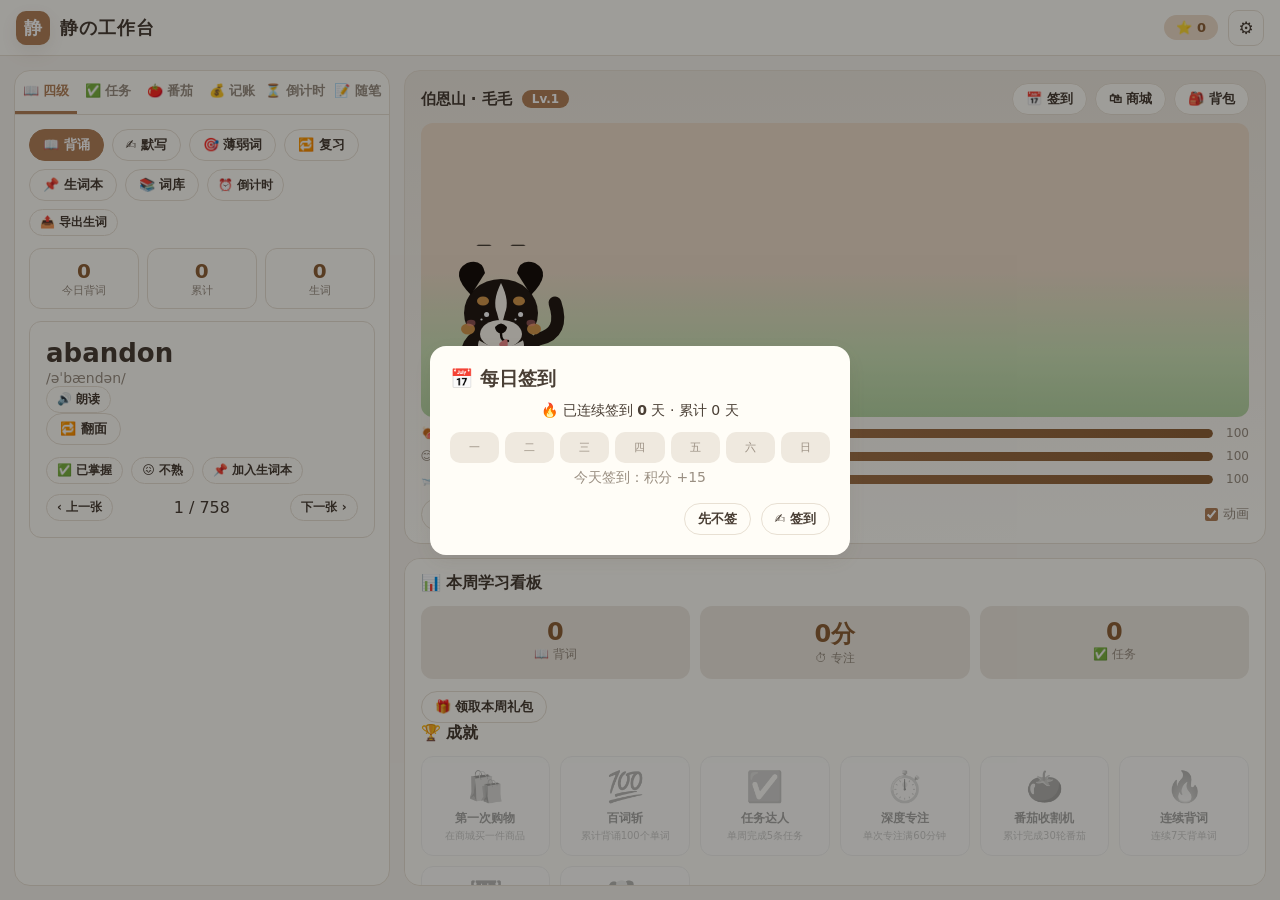
<file: index.html>
<!DOCTYPE html>
<html lang="zh-CN">
<head>
<meta charset="UTF-8">
<meta name="viewport" content="width=device-width, initial-scale=1, viewport-fit=cover">
<title>静の工作台</title>
<meta name="description" content="静の工作台 —— 四级学习 · 每日任务 · 番茄钟 · 记账 · 倒计时 · 随心记 · 伯恩山宠物陪伴">
<meta name="theme-color" content="#f7f3ec">
<link rel="manifest" href="manifest.webmanifest">
<link rel="icon" href="assets/icons/icon.svg" type="image/svg+xml">
<link rel="apple-touch-icon" href="assets/icons/icon-192.png">
<link rel="stylesheet" href="css/style.css">
</head>
<body>
<div id="app">

  <header class="topbar">
    <div class="brand">
      <span class="brand-mark">静</span>
      <h1>静の工作台</h1>
    </div>
    <div class="topbar-right">
      <div class="chip exam-chip" id="exam-chip" hidden></div>
      <div class="chip points-chip" id="points-chip">⭐ <span id="points-num">0</span></div>
      <button class="icon-btn" id="btn-settings" title="设置" aria-label="设置">⚙</button>
    </div>
  </header>

  <div class="layout">

    <aside class="learn-panel page" id="page-learn">
      <nav class="learn-tabs">
        <button class="tab-btn active" data-mod="cet4">📖 四级</button>
        <button class="tab-btn" data-mod="tasks">✅ 任务</button>
        <button class="tab-btn" data-mod="pomo">🍅 番茄</button>
        <button class="tab-btn" data-mod="ledger">💰 记账</button>
        <button class="tab-btn" data-mod="countdown">⏳ 倒计时</button>
        <button class="tab-btn" data-mod="notes">📝 随笔</button>
      </nav>
      <div class="learn-body">
        <section class="mod-view active" id="view-cet4"></section>
        <section class="mod-view" id="view-tasks"></section>
        <section class="mod-view" id="view-pomo"></section>
        <section class="mod-view" id="view-ledger"></section>
        <section class="mod-view" id="view-countdown"></section>
        <section class="mod-view" id="view-notes"></section>
      </div>
    </aside>

    <main class="right-panel">
      <section class="pet-zone page" id="page-pet">
        <div class="pet-header">
          <span class="pet-name">伯恩山 · 毛毛</span>
          <span class="pet-level" id="pet-level">Lv.1</span>
          <div class="pet-badges">
            <button class="chip-btn" id="btn-signin">📅 签到</button>
            <button class="chip-btn" id="btn-shop">🛍 商城</button>
            <button class="chip-btn" id="btn-backpack">🎒 背包</button>
          </div>
        </div>
        <div class="pet-stage" id="pet-stage"></div>
        <div class="pet-stats" id="pet-stats">
          <div class="stat-row"><span class="stat-label">🍖 饥饿</span><div class="bar"><i id="bar-hunger"></i></div><span class="stat-num" id="num-hunger">100</span></div>
          <div class="stat-row"><span class="stat-label">😊 心情</span><div class="bar"><i id="bar-mood"></i></div><span class="stat-num" id="num-mood">100</span></div>
          <div class="stat-row"><span class="stat-label">🛁 清洁</span><div class="bar"><i id="bar-clean"></i></div><span class="stat-num" id="num-clean">100</span></div>
        </div>
        <div class="pet-actions">
          <button class="chip-btn act" id="btn-feed">🍖 喂食</button>
          <button class="chip-btn act" id="btn-pet">🤚 抚摸</button>
          <button class="chip-btn act" id="btn-clean">🛁 清洁</button>
          <label class="anim-toggle" title="学习时隐藏宠物动画">
            <input type="checkbox" id="toggle-anim" checked> 动画
          </label>
        </div>
        <div class="exam-corner" id="exam-corner" hidden></div>
      </section>

      <section class="home-zone page" id="page-home">
        <h2 class="zone-title">📊 本周学习看板</h2>
        <div id="weekly-view"></div>
      </section>
    </main>
  </div>

  <nav class="mobile-tabs" id="mobile-tabs">
    <button class="mob-btn active" data-page="learn">📖 学习</button>
    <button class="mob-btn" data-page="pet">🐕 宠物</button>
    <button class="mob-btn" data-page="home">📊 周报</button>
    <button class="mob-btn" data-page="settings">⚙ 设置</button>
  </nav>

  <div class="panel settings-panel" id="panel-settings" hidden>
    <div class="panel-head">
      <h2>⚙ 设置</h2>
      <button class="icon-btn close" data-close="panel-settings" aria-label="关闭">✕</button>
    </div>
    <div class="panel-body">
      <h3>主题配色</h3>
      <div class="theme-row" id="theme-row">
        <button class="theme-dot active" data-theme="default" title="奶油">奶油</button>
        <button class="theme-dot" data-theme="mint" title="薄荷">薄荷</button>
        <button class="theme-dot" data-theme="night" title="夜读">夜读</button>
        <button class="theme-dot" data-theme="pink" title="蜜桃">蜜桃</button>
      </div>

      <h3>学习偏好</h3>
      <label class="set-row"><span>词库选择</span>
        <select id="set-wordbank">
          <option value="curated">精选词库（758 词）</option>
          <option value="full">完整词库（2865 词）</option>
        </select>
      </label>
      <label class="set-row"><span>音效开关</span><input type="checkbox" id="set-sound"></label>
      <label class="set-row"><span>宠物动画</span><input type="checkbox" id="set-anim"></label>
      <label class="set-row"><span>四级考试日期</span><input type="date" id="set-exam-date"></label>
      <label class="set-row"><span>番茄默认时长(分钟)</span><input type="number" id="set-pomo-len" min="1" max="120"></label>

      <h3>白噪音</h3>
      <div class="noise-row" id="noise-type-row">
        <button class="chip-btn sm" data-noise="rain">🌧 雨声</button>
        <button class="chip-btn sm" data-noise="cafe">☕ 咖啡馆</button>
        <button class="chip-btn sm" data-noise="music">🎵 轻音乐</button>
        <button class="chip-btn sm" data-noise="off">🔇 关闭</button>
      </div>
      <label class="set-row"><span>音量</span><input type="range" id="set-noise-vol" min="0" max="100"></label>

      <h3>数据存档</h3>
      <div class="btn-row">
        <button class="chip-btn" id="btn-export">📤 导出存档</button>
        <button class="chip-btn" id="btn-import">📥 导入存档</button>
        <input type="file" id="import-file" accept="application/json" hidden>
      </div>
      <h3>高危操作</h3>
      <div class="btn-row danger">
        <button class="chip-btn danger" data-danger="clear-words">清空单词记录</button>
        <button class="chip-btn danger" data-danger="clear-tasks">删除全部任务</button>
        <button class="chip-btn danger" data-danger="reset-pet">重置宠物数据</button>
        <button class="chip-btn danger" data-danger="clear-backpack">清空背包</button>
      </div>
      <p class="footnote">所有数据仅保存在本设备浏览器中，请定期导出存档备份。</p>
    </div>
  </div>

  <div class="panel shop-panel" id="panel-shop" hidden></div>
  <div class="panel backpack-panel" id="panel-backpack" hidden></div>

  <div id="modal-root"></div>
  <div id="toast-root"></div>
</div>

<script src="js/data.js"></script>
<script src="js/ui.js"></script>
<script src="data/cet4-words.js"></script>
<script src="data/cet4-words-3000.js"></script>
<script src="js/cet4.js"></script>
<script src="js/tasks.js"></script>
<script src="js/pomodoro.js"></script>
<script src="js/ledger.js"></script>
<script src="js/countdown.js"></script>
<script src="js/notes.js"></script>
<script src="js/shop.js"></script>
<script src="js/achievements.js"></script>
<script src="js/pet.js"></script>
<script src="js/weekly.js"></script>
<script src="js/app.js"></script>
</body>
</html>
</file>
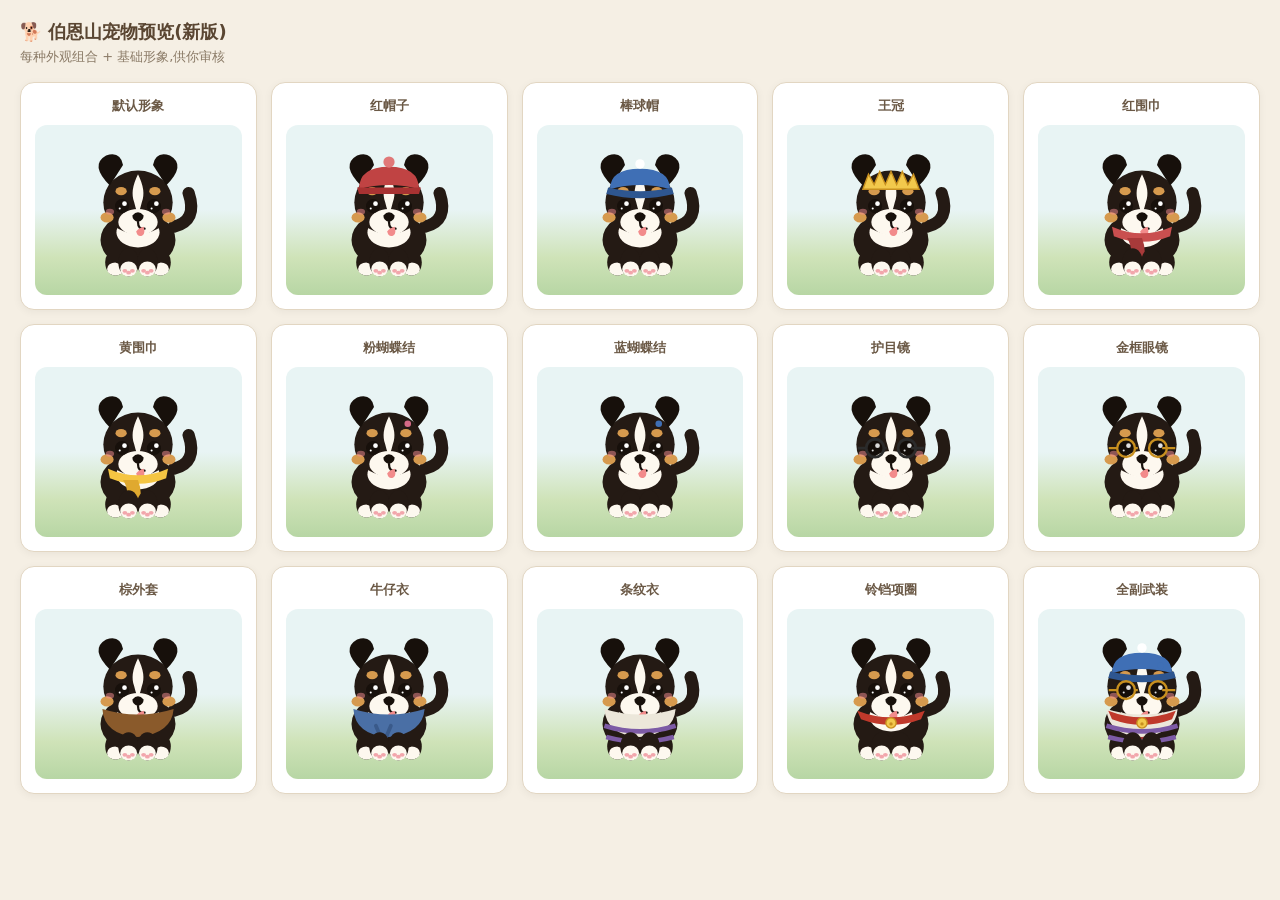
<file: preview-pet.html>
<!doctype html>
<html lang="zh-CN">
<head>
<meta charset="utf-8">
<meta name="viewport" content="width=device-width, initial-scale=1">
<title>🐕 宠物外观预览</title>
<style>
  body { font-family: system-ui, sans-serif; background: #f5efe4; margin: 0; padding: 20px; }
  h1 { font-size: 18px; color: #5a4632; margin: 0 0 4px; }
  .sub { color: #8a7a66; font-size: 13px; margin-bottom: 16px; }
  #grid { display: grid; grid-template-columns: repeat(auto-fill, minmax(200px, 1fr)); gap: 14px; }
  .box { background: #fff; border: 1px solid #e2d6c2; border-radius: 14px; padding: 14px; text-align: center; box-shadow: 0 2px 8px rgba(0,0,0,.05); }
  .box h3 { margin: 0 0 10px; font-size: 13px; color: #6b5946; font-weight: 600; }
  .box svg { width: 150px; height: 150px; }
  .stage { border-radius: 12px; background: linear-gradient(to bottom, #e8f4f4 0 50%, #cfe3b8 78%, #b7d6a4 100%); padding: 8px 0; }
</style>
</head>
<body>
<h1>🐕 伯恩山宠物预览(新版)</h1>
<div class="sub">每种外观组合 + 基础形象,供你审核</div>
<div id="grid"></div>
<script>
window.Workbench = window.Workbench || {};
window.Workbench.$ = s => document.querySelector(s);
window.Workbench.el = (t, c, x) => { const e = document.createElement(t); if (c) e.className = c; if (x != null) e.textContent = x; return e; };
window.Workbench.esc = s => String(s).replace(/[&<>"']/g, c => ({ '&': '&amp;', '<': '&lt;', '>': '&gt;', '"': '&quot;', "'": '&#39;' }[c]));
</script>
<script src="js/data.js"></script>
<script src="js/pet.js"></script>
<script>
function show(title, worn) {
  const d = window.Workbench.Data.get();
  d.shop = d.shop || {}; d.shop.worn = worn;
  const svg = window.Workbench.Pet.svg();
  const box = document.createElement('div');
  box.className = 'box';
  box.innerHTML = '<h3>' + title + '</h3><div class="stage">' + svg + '</div>';
  document.getElementById('grid').appendChild(box);
}
show('默认形象', {});
show('红帽子', { hat: 'hat-red' });
show('棒球帽', { hat: 'cap-blue' });
show('王冠', { hat: 'crown' });
show('红围巾', { scarf: 'scarf-red' });
show('黄围巾', { scarf: 'scarf-yellow' });
show('粉蝴蝶结', { bow: 'bow-pink' });
show('蓝蝴蝶结', { bow: 'bow-blue' });
show('护目镜', { glasses: 'goggle' });
show('金框眼镜', { glasses: 'glasses-round' });
show('棕外套', { coat: 'coat-brown' });
show('牛仔衣', { coat: 'coat-denim' });
show('条纹衣', { coat: 'coat-stripe' });
show('铃铛项圈', { neck: 'collar' });
show('全副武装', { hat: 'cap-blue', scarf: 'scarf-red', glasses: 'glasses-round', bow: 'bow-blue', coat: 'coat-stripe', neck: 'collar' });
</script>
</body>
</html>
</file>
<file: css/style.css>
:root {
  --bg: #f7f3ec;
  --bg-soft: #efe9df;
  --card: #fffdf7;
  --text: #4a3f35;
  --text-sub: #9a8f82;
  --accent: #b4835a;
  --accent-soft: #eedcc9;
  --accent-dark: #8f6238;
  --border: #e8e0d3;
  --shadow: 0 6px 20px rgba(90, 70, 50, .10);
  --danger: #c0574f;
  --danger-soft: #f6ddd9;
  --radius: 16px;
  --topbar-h: 56px;
  --tabs-h: 60px;
  --font: "PingFang SC","Microsoft YaHei","Segoe UI",system-ui,sans-serif;
}
[data-theme="mint"] {
  --bg: #eef7f0; --bg-soft: #e0f0e6; --card: #fbfff9;
  --text: #33503f; --text-sub: #8aa296; --accent: #5aa07a;
  --accent-soft: #d7ecdf; --accent-dark: #3f7a58; --border: #d8e8dd;
  --shadow: 0 6px 20px rgba(40, 90, 60, .10);
}
[data-theme="night"] {
  --bg: #1f2430; --bg-soft: #191e29; --card: #2a3040;
  --text: #e8eaf0; --text-sub: #8a92a8; --accent: #7aa2ff;
  --accent-soft: #31416b; --accent-dark: #9fc0ff; --border: #394158;
  --shadow: 0 6px 20px rgba(0,0,0,.35);
}
[data-theme="pink"] {
  --bg: #fdf0f3; --bg-soft: #f9e4ea; --card: #fff9fb;
  --text: #5b4148; --text-sub: #b3909b; --accent: #d4869a;
  --accent-soft: #f5dde4; --accent-dark: #b15f76; --border: #f0dbe1;
  --shadow: 0 6px 20px rgba(180, 90, 120, .10);
}

* { box-sizing: border-box; margin: 0; padding: 0; }
html, body { height: 100%; }
body {
  font-family: var(--font); background: var(--bg); color: var(--text);
  transition: background .3s, color .3s; overflow: hidden;
}
#app { height: 100vh; display: flex; flex-direction: column; }
button { font-family: inherit; cursor: pointer; }
input, select { font-family: inherit; }

/* ---------- 顶栏 ---------- */
.topbar {
  height: var(--topbar-h); flex: none; display: flex; align-items: center;
  justify-content: space-between; padding: 0 16px;
  background: var(--card); border-bottom: 1px solid var(--border);
}
.brand { display: flex; align-items: center; gap: 10px; }
.brand-mark {
  width: 34px; height: 34px; border-radius: 10px; display: grid; place-items: center;
  background: var(--accent); color: #fff; font-weight: 700; font-size: 18px;
  box-shadow: var(--shadow);
}
.brand h1 { font-size: 18px; font-weight: 700; letter-spacing: 1px; }
.topbar-right { display: flex; align-items: center; gap: 10px; }
.chip {
  background: var(--accent-soft); color: var(--accent-dark);
  padding: 5px 12px; border-radius: 999px; font-size: 13px; font-weight: 600;
}
.points-chip { font-variant-numeric: tabular-nums; position: relative; transition: transform .25s; }
.points-chip.pop { transform: scale(1.14); }
.fly-point {
  position: absolute; top: -2px; right: -6px; color: var(--accent-dark); font-weight: 800;
  font-size: 13px; pointer-events: none; animation: flyUp .9s ease-out forwards;
}
@keyframes flyUp { from { opacity: 1; transform: translateY(0); } to { opacity: 0; transform: translateY(-20px); } }
.icon-btn {
  width: 36px; height: 36px; border-radius: 10px; border: 1px solid var(--border);
  background: var(--card); color: var(--text); font-size: 17px;
  display: grid; place-items: center; transition: transform .15s, background .2s;
}
.icon-btn:hover { background: var(--bg-soft); transform: scale(1.06); }

/* ---------- 主布局 ---------- */
.layout { flex: 1; display: flex; gap: 14px; padding: 14px; min-height: 0; }
.learn-panel {
  width: 30%; min-width: 320px; max-width: 440px;
  display: flex; flex-direction: column; background: var(--card);
  border: 1px solid var(--border); border-radius: var(--radius); overflow: hidden;
}
.right-panel { flex: 1; display: flex; flex-direction: column; gap: 14px; min-width: 0; }
.learn-tabs { display: flex; border-bottom: 1px solid var(--border); flex: none; }
.tab-btn {
  flex: 1; padding: 11px 2px; border: none; background: transparent; color: var(--text-sub);
  font-size: 13px; font-weight: 600; border-bottom: 3px solid transparent;
  transition: color .2s; white-space: nowrap;
}
.tab-btn.active { color: var(--accent); border-bottom-color: var(--accent); }
.learn-body { flex: 1; overflow-y: auto; padding: 14px; }
.mod-view { display: none; }
.mod-view.active { display: block; }

/* ---------- 宠物区 ---------- */
.pet-zone {
  flex: 6; display: flex; flex-direction: column; position: relative;
  background: linear-gradient(var(--bg-soft), var(--card));
  border: 1px solid var(--border); border-radius: var(--radius); overflow: hidden;
  padding: 12px 16px;
}
.home-zone {
  flex: 4; background: var(--card); border: 1px solid var(--border);
  border-radius: var(--radius); overflow-y: auto; padding: 14px 16px;
}
.pet-header { display: flex; align-items: center; gap: 10px; }
.pet-name { font-weight: 700; font-size: 15px; }
.pet-level {
  background: var(--accent); color: #fff; border-radius: 999px; padding: 2px 10px;
  font-size: 12px; font-weight: 700;
}
.pet-badges { margin-left: auto; display: flex; gap: 8px; }
.chip-btn {
  border: 1px solid var(--border); background: var(--card); color: var(--text);
  border-radius: 999px; padding: 6px 13px; font-size: 13px; font-weight: 600;
  transition: transform .15s, background .2s;
}
.chip-btn:hover { background: var(--accent-soft); transform: translateY(-1px); }
.chip-btn.sm { padding: 4px 10px; font-size: 12px; }
.chip-btn.active { background: var(--accent); color: #fff; border-color: var(--accent); }
.chip-btn.danger { color: var(--danger); border-color: var(--danger-soft); background: var(--danger-soft); }
.chip-btn.act { font-size: 15px; }

.pet-stage {
  flex: 1; position: relative; margin: 8px 0; border-radius: 12px; overflow: hidden;
  background: radial-gradient(120% 90% at 50% 100%, var(--accent-soft), transparent 70%);
}
.pet-wrap { position: absolute; bottom: 6%; width: 160px; height: 160px; will-change: transform; }
.pet-wrap svg { width: 100%; height: 100%; display: block; }
.pet-wrap .tail { transform-origin: top right; }
.pet-wrap .head { transform-origin: 50% 90%; }
.pet-wrap.eye-blink .eye { transform: scaleY(.08); transition: transform .1s; }
.pet-wrap.tail-wag .tail { animation: wag 1s ease-in-out infinite; }
.pet-wrap.roll-anim { animation: petRoll 1.2s ease-in-out; }
.pet-wrap.jump-anim { animation: petJump .8s ease-in-out; }
.pet-wrap.sleep-anim .eye { transform: scaleY(.08); }
.pet-wrap.sad-anim .ear { transform: rotate(-14deg); }
.pet-wrap .ear { transform-origin: top; transition: transform .5s; }
.pet-wrap.walking { animation: petWalk 14s linear infinite; }
.pet-bg-grass { background: linear-gradient(to bottom, var(--accent-soft) 0 50%, #cfe3b8 78%, #b7d6a4 100%); }
.pet-bg-desk { background: linear-gradient(to bottom, #f0e3c6 0 50%, #cfae7c 100%); }
.pet-bg-window { background: linear-gradient(to bottom, #cfe6ff 0 40%, #e8f2ff 62%, #b7c9e6 100%); }
@keyframes petWalk {
  0% { transform: translateX(0) scaleX(1); }
  49% { transform: translateX(calc(var(--stage-w, 60vw) - 160px)) scaleX(1); }
  50% { transform: translateX(calc(var(--stage-w, 60vw) - 160px)) scaleX(-1); }
  99% { transform: translateX(0) scaleX(-1); }
  100% { transform: translateX(0) scaleX(1); }
}
@keyframes wag { 0%,100% { transform: rotate(0); } 50% { transform: rotate(22deg); } }
@keyframes petRoll { 0% { transform: rotate(0) scaleX(1);} 50% { transform: rotate(360deg) scaleX(1);} 100% { transform: rotate(0) scaleX(1);} }
@keyframes petJump { 0%,100% { transform: translateY(0);} 40% { transform: translateY(-34px);} 60% { transform: translateY(0);} }
@keyframes floatHeart { 0% { opacity:0; transform: translateY(0) scale(.6);} 20% { opacity:1;} 100% { opacity:0; transform: translateY(-46px) scale(1.1);} }

.pet-stats { display: flex; flex-direction: column; gap: 6px; }
.stat-row { display: flex; align-items: center; gap: 8px; font-size: 12px; color: var(--text-sub); }
.stat-label { width: 44px; flex: none; }
.stat-num { width: 28px; text-align: right; font-variant-numeric: tabular-nums; }
.bar { flex: 1; height: 9px; background: var(--bg-soft); border-radius: 99px; overflow: hidden; }
.bar i { display: block; height: 100%; width: 100%; background: linear-gradient(90deg, var(--accent), var(--accent-dark)); border-radius: 99px; transition: width .4s; }
.pet-actions { display: flex; align-items: center; gap: 8px; flex-wrap: wrap; margin-top: 10px; }
.anim-toggle { display: flex; align-items: center; gap: 5px; font-size: 13px; color: var(--text-sub); margin-left: auto; }
.anim-toggle input { accent-color: var(--accent); }
.exam-corner {
  position: absolute; right: 14px; bottom: 14px; text-align: right;
  background: var(--card); border: 1px solid var(--border); border-radius: 12px;
  padding: 8px 12px; box-shadow: var(--shadow); font-size: 13px; line-height: 1.5;
}
.exam-corner .days { font-size: 22px; font-weight: 800; color: var(--accent-dark); }

/* ---------- 周报 ---------- */
.zone-title { font-size: 16px; margin-bottom: 12px; }
.weekly-grid { display: grid; grid-template-columns: repeat(3, 1fr); gap: 10px; }
.weekly-card { background: var(--bg-soft); border-radius: 12px; padding: 12px; text-align: center; }
.weekly-card .num { font-size: 24px; font-weight: 800; color: var(--accent-dark); }
.weekly-card .lbl { font-size: 12px; color: var(--text-sub); }
.weekly-actions { display: flex; gap: 10px; margin-top: 12px; flex-wrap: wrap; }
.weekly-empty { color: var(--text-sub); font-size: 14px; padding: 20px 0; text-align: center; }

/* ---------- 移动端 ---------- */
.mobile-tabs {
  display: none; flex: none; height: var(--tabs-h); border-top: 1px solid var(--border);
  background: var(--card);
}
.mob-btn {
  flex: 1; border: none; background: transparent; color: var(--text-sub);
  font-size: 12px; display: flex; flex-direction: column; gap: 2px; align-items: center;
  justify-content: center;
}
.mob-btn.active { color: var(--accent); font-weight: 700; }

@media (max-width: 1023px) {
  body { overflow: auto; }
  #app { height: auto; min-height: 100vh; }
  .layout { display: block; padding: 10px; }
  .learn-panel { width: 100%; max-width: none; min-width: 0; height: auto; }
  .right-panel { gap: 10px; }
  .pet-zone { min-height: 460px; }
  .home-zone { min-height: 320px; }
  .page { display: none; }
  .page.active { display: flex; }
  #page-home.active { display: block; }
  #page-learn.active { display: flex; }
  .mobile-tabs { display: flex; position: sticky; bottom: 0; }
  .pet-wrap { width: 130px; height: 130px; }
  @keyframes petWalk {
    0% { transform: translateX(0) scaleX(1); }
    49% { transform: translateX(calc(var(--stage-w, 60vw) - 130px)) scaleX(1); }
    50% { transform: translateX(calc(var(--stage-w, 60vw) - 130px)) scaleX(-1); }
    99% { transform: translateX(0) scaleX(-1); }
    100% { transform: translateX(0) scaleX(1); }
  }
}

/* ---------- 面板 (设置/商城/背包) ---------- */
.panel {
  position: fixed; inset: 0; z-index: 60; background: var(--bg);
  display: flex; flex-direction: column;
}
.panel[hidden] { display: none; }
.panel-head {
  height: var(--topbar-h); flex: none; display: flex; align-items: center; justify-content: space-between;
  padding: 0 16px; background: var(--card); border-bottom: 1px solid var(--border);
}
.panel-head h2 { font-size: 17px; }
.panel-body { flex: 1; overflow-y: auto; padding: 16px; max-width: 720px; width: 100%; margin: 0 auto; }
.panel-body h3 { margin: 20px 0 10px; font-size: 14px; color: var(--text-sub); }
.set-row { display: flex; align-items: center; justify-content: space-between; padding: 10px 0; border-bottom: 1px dashed var(--border); font-size: 14px; }
.set-row input[type="checkbox"] { width: 20px; height: 20px; accent-color: var(--accent); }
.set-row input[type="date"], .set-row input[type="number"] {
  border: 1px solid var(--border); background: var(--card); color: var(--text);
  border-radius: 8px; padding: 6px 10px; font-size: 14px;
}
.theme-row { display: flex; gap: 10px; }
.theme-dot {
  width: 48px; height: 48px; border-radius: 14px; border: 3px solid transparent;
  display: grid; place-items: center; font-size: 12px; font-weight: 700; color: #fff;
}
.theme-dot[data-theme="default"] { background: #b4835a; }
.theme-dot[data-theme="mint"] { background: #5aa07a; }
.theme-dot[data-theme="night"] { background: #3d4a6b; }
.theme-dot[data-theme="pink"] { background: #d4869a; }
.theme-dot.active { border-color: var(--text); }
.noise-row, .btn-row { display: flex; gap: 8px; flex-wrap: wrap; }
.btn-row.danger { margin-top: 6px; }
.footnote { margin-top: 24px; font-size: 12px; color: var(--text-sub); }

/* ---------- 弹窗 / Toast ---------- */
.modal-mask {
  position: fixed; inset: 0; z-index: 80; background: rgba(0,0,0,.38);
  display: grid; place-items: center; padding: 20px;
}
.modal {
  background: var(--card); color: var(--text); border-radius: var(--radius);
  padding: 20px; max-width: 420px; width: 100%; box-shadow: var(--shadow);
  animation: modalPop .22s ease;
}
.modal h3 { margin-bottom: 10px; }
.modal .modal-actions { display: flex; gap: 10px; margin-top: 16px; justify-content: flex-end; }
@keyframes modalPop { from { transform: scale(.92); opacity: 0; } to { transform: scale(1); opacity: 1; } }
#toast-root {
  position: fixed; top: 66px; left: 50%; transform: translateX(-50%);
  z-index: 100; display: flex; flex-direction: column; gap: 8px; align-items: center; pointer-events: none;
}
.toast {
  background: rgba(40,40,40,.88); color: #fff; padding: 10px 18px; border-radius: 999px;
  font-size: 14px; animation: toastIn .25s ease;
}
@keyframes toastIn { from { opacity: 0; transform: translateY(-8px); } to { opacity: 1; transform: none; } }

/* ---------- 通用卡片 / 空态 ---------- */
.card { background: var(--card); border: 1px solid var(--border); border-radius: 12px; padding: 14px; }
.empty-tip {
  text-align: center; color: var(--text-sub); font-size: 14px; line-height: 1.8;
  padding: 26px 10px;
}
.empty-tip .big { font-size: 34px; display: block; margin-bottom: 6px; }

/* ---------- 四级模块 ---------- */
.cet4-toolbar { display: flex; gap: 8px; flex-wrap: wrap; margin-bottom: 12px; }
.cet4-stats { display: grid; grid-template-columns: repeat(3, 1fr); gap: 8px; margin-bottom: 12px; }
.cet4-stats .card { text-align: center; padding: 10px; }
.cet4-stats .num { font-size: 20px; font-weight: 800; color: var(--accent-dark); }
.cet4-stats .lbl { font-size: 11px; color: var(--text-sub); }
.word-card {
  background: var(--card); border: 1px solid var(--border); border-radius: 12px;
  padding: 16px; margin-bottom: 12px; perspective: 1000px;
}
.word-card .flip-inner { position: relative; transition: transform .5s; transform-style: preserve-3d; }
.word-card.flipped .flip-inner { transform: rotateY(180deg); }
.word-card .face { backface-visibility: hidden; }
.word-card .back { position: absolute; inset: 0; transform: rotateY(180deg); }
.word-main { font-size: 26px; font-weight: 800; }
.word-phonetic { color: var(--text-sub); font-size: 14px; margin-top: 2px; }
.word-meaning { font-size: 16px; margin-top: 8px; }
.word-example { font-size: 14px; color: var(--text-sub); margin-top: 6px; font-style: italic; }
.word-actions { display: flex; gap: 8px; flex-wrap: wrap; margin-top: 12px; }
.word-nav { display: flex; justify-content: space-between; align-items: center; margin-top: 10px; }
.word-input {
  width: 100%; border: 1px solid var(--border); background: var(--card); color: var(--text);
  border-radius: 10px; padding: 12px; font-size: 16px; outline: none;
}
.word-input:focus { border-color: var(--accent); }
.dict-list { max-height: 420px; overflow-y: auto; }
.dict-item { padding: 9px 4px; border-bottom: 1px dashed var(--border); font-size: 14px; display: flex; gap: 8px; align-items: baseline; }
.dict-item .w { font-weight: 700; }
.dict-item .m { color: var(--text-sub); font-size: 12px; flex: 1; }
.dict-item .t { color: var(--accent-dark); font-size: 13px; font-weight: 700; cursor: pointer; }
.dict-filter { display: flex; gap: 6px; flex-wrap: wrap; margin-bottom: 10px; }

/* ---------- 任务模块 ---------- */
.task-add { display: flex; gap: 8px; margin-bottom: 12px; }
.task-add input { flex: 1; }
.task-item {
  display: flex; align-items: center; gap: 10px; padding: 11px 6px;
  border-bottom: 1px dashed var(--border);
}
.task-item.done .task-text { text-decoration: line-through; color: var(--text-sub); }
.task-item .ck {
  width: 22px; height: 22px; flex: none; border-radius: 7px; border: 2px solid var(--border);
  display: grid; place-items: center; font-size: 13px; color: transparent;
}
.task-item.done .ck { background: var(--accent); border-color: var(--accent); color: #fff; }
.task-item .task-text { flex: 1; font-size: 14px; word-break: break-all; }
.task-item .pomo-tag { font-size: 11px; color: var(--accent-dark); background: var(--accent-soft); border-radius: 999px; padding: 2px 8px; }
.task-item .del { border: none; background: transparent; color: var(--text-sub); font-size: 15px; }
.task-item .del:hover { color: var(--danger); }
.task-clear-row { display: flex; justify-content: flex-end; margin-top: 10px; }

/* ---------- 番茄钟模块 ---------- */
.pomo-dial {
  width: 170px; height: 170px; margin: 10px auto; border-radius: 50%;
  background: var(--accent-soft); display: grid; place-items: center; position: relative;
}
.pomo-time { font-size: 38px; font-weight: 800; color: var(--accent-dark); font-variant-numeric: tabular-nums; }
.pomo-mode { position: absolute; bottom: 34px; font-size: 12px; color: var(--text-sub); }
.pomo-presets { display: flex; gap: 8px; justify-content: center; flex-wrap: wrap; margin: 12px 0; }
.pomo-controls { display: flex; gap: 10px; justify-content: center; margin: 12px 0; }
.pomo-settings { display: flex; gap: 8px; align-items: center; justify-content: center; flex-wrap: wrap; }
.pomo-settings input { width: 76px; }
.pomo-custom { display: flex; gap: 8px; align-items: center; justify-content: center; }
.pomo-today { text-align: center; color: var(--text-sub); font-size: 13px; margin-top: 12px; }

/* ---------- 记账模块 ---------- */
.chip-btn.primary { background: var(--accent); color: #fff; border-color: var(--accent); }
.ledger-nav { display: flex; align-items: center; justify-content: space-between; margin-bottom: 10px; }
.ledger-month { font-weight: 700; font-size: 15px; }
.ledger-sum { display: grid; grid-template-columns: repeat(3, 1fr); gap: 8px; margin-bottom: 12px; }
.ledger-sum-card { background: var(--bg-soft); border-radius: 12px; padding: 10px; text-align: center; }
.ledger-sum-lbl { font-size: 11px; color: var(--text-sub); }
.ledger-sum-val { font-size: 18px; font-weight: 800; font-variant-numeric: tabular-nums; margin-top: 2px; }
.ledger-sum-val.in { color: #2e9e5b; }
.ledger-sum-val.out { color: #d9534f; }
.ledger-form { margin-bottom: 12px; }
.ledger-type-row { display: flex; gap: 8px; margin-bottom: 10px; }
.ledger-cats { display: grid; grid-template-columns: repeat(3, 1fr); gap: 8px; margin-bottom: 10px; }
.ledger-cat {
  border: 1px solid var(--border); background: var(--card); border-radius: 10px; padding: 8px 4px;
  font-size: 20px; display: flex; flex-direction: column; align-items: center; gap: 2px; color: var(--text-sub);
}
.ledger-cat span { font-size: 11px; }
.ledger-cat.active { border-color: var(--accent); background: var(--accent-soft); color: var(--accent-dark); }
.ledger-inputs { display: flex; gap: 8px; margin-bottom: 10px; flex-wrap: wrap; }
.ledger-amount { width: 110px; border: 1px solid var(--border); background: var(--card); color: var(--text); border-radius: 10px; padding: 10px; font-size: 15px; }
.ledger-amount:focus { border-color: var(--accent); outline: none; }
.ledger-date { border: 1px solid var(--border); background: var(--card); color: var(--text); border-radius: 10px; padding: 9px; font-size: 14px; }
.ledger-cat-hint { font-size: 12px; color: var(--text-sub); margin-top: 8px; }
.card-title { font-size: 14px; font-weight: 700; margin-bottom: 6px; }
.ledger-list { display: flex; flex-direction: column; }
.ledger-item { display: flex; align-items: center; gap: 10px; padding: 10px 4px; border-bottom: 1px dashed var(--border); }
.ledger-item .ledger-icon { font-size: 22px; width: 28px; text-align: center; flex: none; }
.ledger-item .ledger-mid { flex: 1; min-width: 0; }
.ledger-item .ledger-name { font-size: 14px; }
.ledger-item .ledger-date-txt { font-size: 11px; color: var(--text-sub); }
.ledger-item .ledger-amt { font-weight: 800; font-variant-numeric: tabular-nums; }
.ledger-item .ledger-amt.in { color: #2e9e5b; }
.ledger-item .ledger-amt.out { color: #d9534f; }
.ledger-item .del { border: none; background: transparent; color: var(--text-sub); font-size: 15px; }
.ledger-item .del:hover { color: var(--danger); }

/* ---------- 倒计时模块 ---------- */
.cd-form { margin-bottom: 12px; }
.cd-row { display: flex; gap: 8px; margin-bottom: 10px; flex-wrap: wrap; align-items: center; }
.cd-icons { display: flex; gap: 6px; }
.cd-icon { width: 40px; height: 40px; font-size: 20px; border: 1px solid var(--border); background: var(--card); border-radius: 10px; }
.cd-icon.active { border-color: var(--accent); background: var(--accent-soft); }
.cd-date { border: 1px solid var(--border); background: var(--card); color: var(--text); border-radius: 10px; padding: 9px; font-size: 14px; flex: 1; min-width: 140px; }
.cd-hero {
  background: linear-gradient(135deg, var(--accent), var(--accent-dark)); color: #fff;
  border-radius: 14px; padding: 16px; text-align: center; margin-bottom: 12px;
}
.cd-hero-icon { font-size: 34px; }
.cd-hero-title { font-size: 15px; font-weight: 700; margin-top: 4px; }
.cd-hero-days { font-size: 46px; font-weight: 900; line-height: 1.1; margin-top: 2px; font-variant-numeric: tabular-nums; }
.cd-hero-unit { font-size: 12px; opacity: .85; }
.cd-hero-date { font-size: 12px; opacity: .85; margin-top: 4px; }
.cd-list { display: flex; flex-direction: column; }
.cd-item { display: flex; align-items: center; gap: 10px; padding: 11px 4px; border-bottom: 1px dashed var(--border); }
.cd-item.past { opacity: .55; }
.cd-item-icon { font-size: 22px; width: 30px; text-align: center; flex: none; }
.cd-item-mid { flex: 1; min-width: 0; }
.cd-item-title { font-size: 14px; font-weight: 600; }
.cd-item-date { font-size: 11px; color: var(--text-sub); }
.cd-item-days { font-size: 13px; font-weight: 700; color: var(--accent-dark); }
.cd-item .del { border: none; background: transparent; color: var(--text-sub); font-size: 15px; }
.cd-item .del:hover { color: var(--danger); }

/* ---------- 随心记模块 ---------- */
.note-form { margin-bottom: 12px; }
.note-form-title { font-size: 14px; font-weight: 700; margin-bottom: 8px; }
.note-content { width: 100%; border: 1px solid var(--border); background: var(--card); color: var(--text); border-radius: 10px; padding: 10px; font-size: 15px; outline: none; margin: 8px 0; resize: vertical; font-family: inherit; }
.note-content:focus { border-color: var(--accent); }
.note-list { display: flex; flex-direction: column; gap: 10px; }
.note-item { background: var(--card); border: 1px solid var(--border); border-radius: 12px; padding: 12px 14px; }
.note-item.editing { border-color: var(--accent); }
.note-head { display: flex; align-items: baseline; justify-content: space-between; gap: 8px; }
.note-title { font-size: 15px; font-weight: 700; }
.note-time { font-size: 11px; color: var(--text-sub); flex: none; }
.note-body { font-size: 14px; color: var(--text-sub); margin-top: 4px; white-space: pre-wrap; word-break: break-word; }
.note-ops { display: flex; gap: 6px; justify-content: flex-end; margin-top: 8px; }

/* ---------- 商城 / 背包 ---------- */
.shop-tabs { display: flex; gap: 8px; margin-bottom: 12px; flex-wrap: wrap; }
.shop-grid { display: grid; grid-template-columns: repeat(auto-fill, minmax(130px, 1fr)); gap: 10px; }
.shop-item { text-align: center; padding: 12px 8px; }
.shop-item .icon { font-size: 34px; }
.shop-item .name { font-size: 13px; font-weight: 700; margin: 6px 0 2px; }
.shop-item .desc { font-size: 11px; color: var(--text-sub); min-height: 28px; }
.shop-item .price { font-size: 13px; font-weight: 800; color: var(--accent-dark); margin: 6px 0; }
.bp-grid { display: grid; grid-template-columns: repeat(auto-fill, minmax(120px, 1fr)); gap: 10px; }
.bp-item { text-align: center; padding: 10px 6px; position: relative; }
.bp-item .worn-tag { position: absolute; top: 4px; right: 4px; background: var(--accent); color: #fff; font-size: 10px; border-radius: 999px; padding: 1px 7px; }
.bp-item .icon { font-size: 30px; }
.bp-item .name { font-size: 12px; font-weight: 700; margin: 5px 0; }
.bp-item .use-btn { font-size: 12px; padding: 3px 9px; }

/* ---------- 成就 / 签到 ---------- */
.ach-grid { display: grid; grid-template-columns: repeat(auto-fill, minmax(120px, 1fr)); gap: 10px; }
.ach-item { text-align: center; padding: 12px 6px; opacity: .45; filter: grayscale(1); }
.ach-item.unlocked { opacity: 1; filter: none; background: var(--accent-soft); }
.ach-item .icon { font-size: 30px; }
.ach-item .name { font-size: 12px; font-weight: 700; margin-top: 6px; }
.ach-item .desc { font-size: 10px; color: var(--text-sub); margin-top: 2px; }
.signin-streak { font-size: 14px; text-align: center; margin: 6px 0 12px; }
.signin-week { display: grid; grid-template-columns: repeat(7, 1fr); gap: 6px; }
.signin-day { text-align: center; font-size: 11px; color: var(--text-sub); padding: 8px 2px; border-radius: 10px; background: var(--bg-soft); }
.signin-day.checked { background: var(--accent); color: #fff; font-weight: 700; }
</file>
